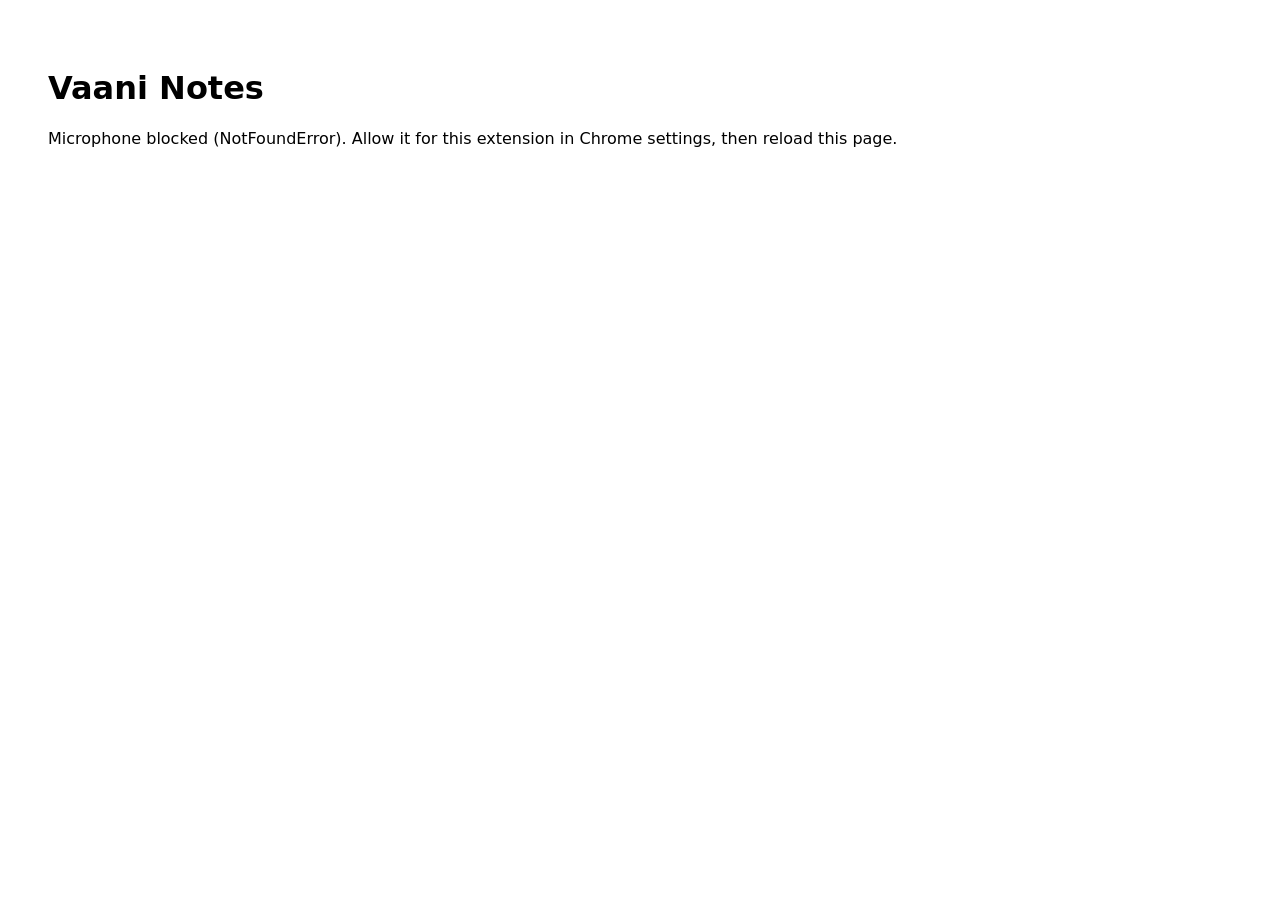
<file: extension/permission.html>
<!doctype html>
<html lang="en">
<head><meta charset="utf-8"><title>Vaani Notes · Microphone</title></head>
<body style="font: 16px system-ui; padding: 40px">
  <h1>Vaani Notes</h1>
  <p id="msg">Asking for microphone access…</p>
  <script src="permission.js"></script>
</body>
</html>
</file>
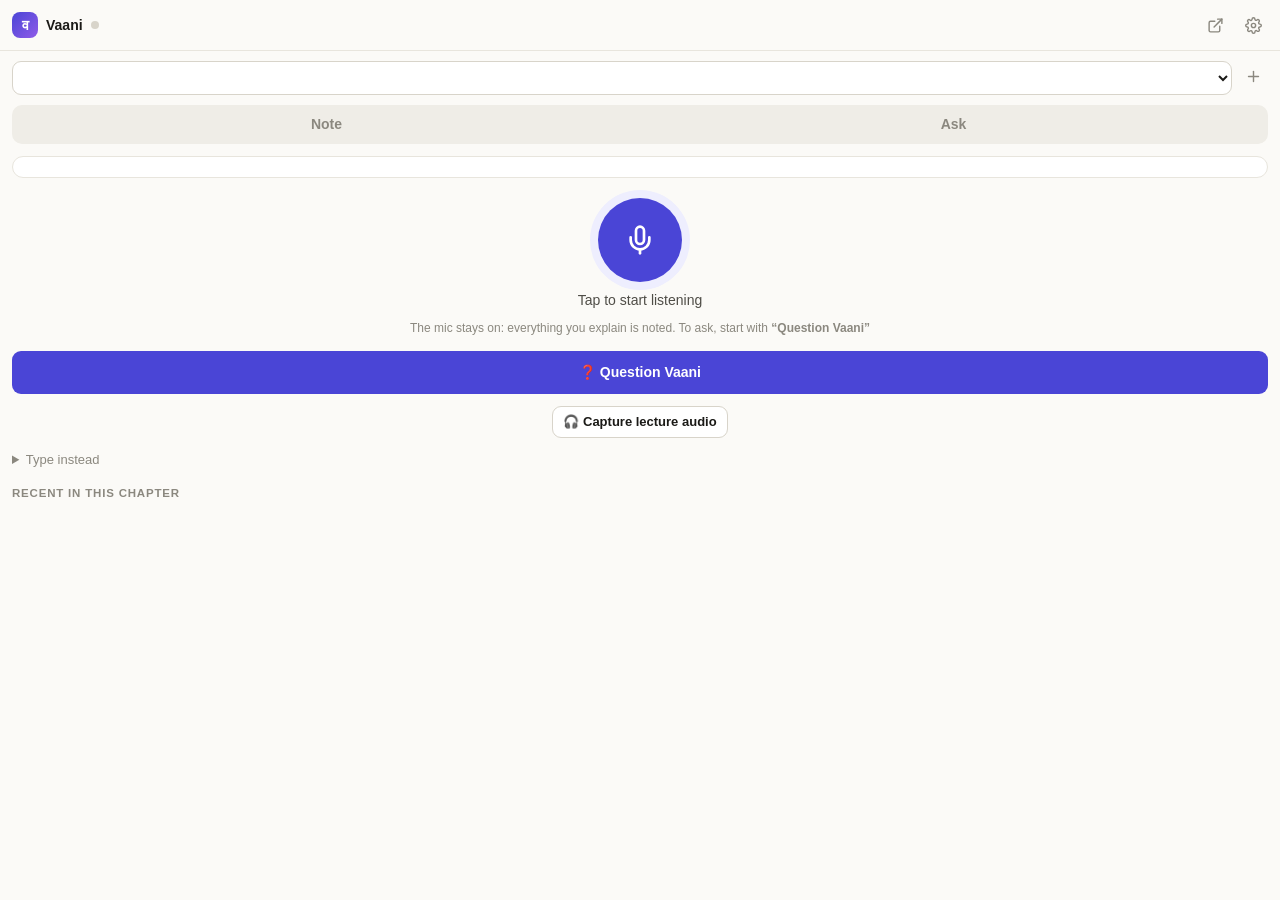
<file: extension/sidepanel.html>
<!doctype html>
<html lang="en">
<head>
  <meta charset="utf-8">
  <title>Vaani Notes</title>
  <link rel="stylesheet" href="sidepanel.css">
</head>
<body>
  <header class="top">
    <span class="logo" aria-hidden="true">व</span>
    <b>Vaani</b>
    <span id="conn" class="conn" title="Checking server…"></span>
    <span class="grow"></span>
    <a id="open-dash" class="icon-btn" title="Open dashboard" target="_blank" data-ic="external"></a>
    <button id="settings-btn" class="icon-btn" title="Settings" data-ic="gear"></button>
  </header>

  <div id="notice" class="notice" hidden role="alert"></div>

  <section id="settings" class="settings" hidden>
    <label>Server<input id="api" placeholder="http://localhost:8000" spellcheck="false"></label>
    <label>Reply in
      <select id="lang">
        <option value="">My language</option>
        <option>English</option><option>Hindi</option>
        <option value="Hinglish (Hindi in Latin script mixed with English)">Hinglish</option>
        <option>Bengali</option><option>Tamil</option><option>Telugu</option><option>Marathi</option>
        <option>Kannada</option><option>Malayalam</option><option>Gujarati</option><option>Punjabi</option>
        <option>Odia</option><option>Assamese</option><option>Urdu</option>
      </select>
    </label>
    <p class="hint">Shortcuts: <kbd>Alt+Shift+N</kbd> open · <kbd>Alt+Shift+R</kbd> listen · <kbd>Alt+Shift+L</kbd> capture lecture. Change them at chrome://extensions/shortcuts</p>
  </section>

  <div class="chapter-row">
    <select id="chapter" aria-label="Chapter"></select>
    <button id="new-chapter-btn" class="icon-btn" title="New chapter" data-ic="plus"></button>
  </div>
  <form id="new-chapter" class="new-chapter" hidden>
    <select id="nc-subject" aria-label="Subject"></select>
    <input id="nc-subject-name" placeholder="New subject, e.g. Polity" hidden>
    <input id="nc-name" placeholder="Chapter name, e.g. Fundamental Rights" required>
    <div class="row"><button type="button" class="btn ghost" id="nc-cancel">Cancel</button><button class="btn primary">Create chapter</button></div>
  </form>

  <div id="convo" class="convo" hidden>
    <span class="live-dot"></span><span>Follow-up? Start with “Question Vaani”</span>
    <button class="btn sm" id="end-convo">Back to notes</button>
  </div>

  <nav class="tabs" role="tablist">
    <button data-tab="note" role="tab">Note</button>
    <button data-tab="ask" role="tab">Ask</button>
  </nav>

  <main id="tab-note" class="pane">
    <div id="context" class="context"></div>
    <div class="recorder">
      <button id="mic" class="mic-big" title="Start / stop listening (Alt+Shift+R)" data-ic="mic"></button>
      <div id="rec-status" class="rec-status">Tap to start listening</div>
      <div class="hint">The mic stays on: everything you explain is noted. To ask, start with <b>“Question Vaani”</b></div>
      <button id="qv-btn" class="btn primary qv-btn" title="Pause the video and ask Vaani a question (Esc cancels)">❓ Question Vaani</button>
      <button id="lecture-btn" class="btn sm lecture-btn" title="Turn the lecture playing in this tab into notes (or press Alt+Shift+L on the lecture tab)">🎧 Capture lecture audio</button>
      <div id="lecture-status" class="hint" hidden></div>
    </div>
    <details class="type-note">
      <summary>Type instead</summary>
      <form id="type-form"><textarea name="text" rows="3" placeholder="Any language, mix English freely…" required></textarea>
        <button class="btn primary sm">Save note</button></form>
    </details>
    <h3 class="sec">Recent in this chapter</h3>
    <div id="recent" class="recent"></div>
  </main>

  <main id="tab-ask" class="pane" hidden>
    <div class="ask-top">
      <div class="seg" role="radiogroup" aria-label="Scope">
        <button data-scope="chapter">Chapter</button><button data-scope="subject">Subject</button><button data-scope="all">All</button>
      </div>
      <div class="quick">
        <button class="btn sm" data-intent="summary">Summary</button>
        <button class="btn sm" data-intent="flashcards">Flashcards</button>
        <button class="btn sm" data-intent="quiz">Quiz</button>
      </div>
    </div>
    <div id="thread" class="thread" aria-live="polite">
      <p class="muted hint-ask">Ask in any language. Answers come from your own notes.</p>
    </div>
    <form id="ask-form" class="composer">
      <textarea id="q" rows="1" placeholder="Ask your notes…" aria-label="Question"></textarea>
      <button type="button" id="ask-mic" class="round" title="Ask by voice" data-ic="mic"></button>
      <button class="round send" title="Send" data-ic="send"></button>
    </form>
  </main>

  <script src="listen.js"></script>
  <script src="sidepanel.js"></script>
</body>
</html>
</file>
<file: extension/sidepanel.css>
:root {
  --bg: #fbfaf7; --card: #fff; --fg: #1b1a17; --fg2: #4f4d47; --muted: #8b887f; --line: #e8e5dd; --line2: #d8d4ca;
  --hover: #efede7; --accent: #4a45d6; --accent-soft: #eeeefe; --accent-line: #c9c7f7; --rec: #e5484d;
  --ok: #26915a; --ok-soft: #e7f5ec; --warn: #a3600b; --warn-soft: #fcf2df; --bad: #d4343a; --bad-soft: #fcebeb;
  --shadow: 0 1px 2px rgba(25, 22, 15, .05), 0 3px 10px rgba(25, 22, 15, .04);
  color-scheme: light;
}
@media (prefers-color-scheme: dark) {
  :root {
    --bg: #1a1a18; --card: #201f1d; --fg: #ecebe6; --fg2: #c2c0b9; --muted: #8e8c85; --line: #2c2b28; --line2: #3a3935;
    --hover: #262522; --accent: #8b87ff; --accent-soft: #25244a; --accent-line: #3e3b80; --rec: #ff6369;
    --ok: #4cc38a; --ok-soft: #16301f; --warn: #f1a10d; --warn-soft: #33270f; --bad: #ff6369; --bad-soft: #3a1a1b;
    --shadow: 0 1px 2px rgba(0, 0, 0, .3); color-scheme: dark;
  }
}
* { box-sizing: border-box; }
html, body { height: 100%; margin: 0; }
body {
  display: flex; flex-direction: column; background: var(--bg); color: var(--fg);
  font: 14px/1.5 ui-sans-serif, -apple-system, BlinkMacSystemFont, "Segoe UI", "Noto Sans", "Noto Sans Devanagari", sans-serif;
}
button, input, select, textarea { font: inherit; color: inherit; }
button { cursor: pointer; }
:focus-visible { outline: 2px solid var(--accent); outline-offset: 2px; }
[hidden] { display: none !important; }
.ic { width: 18px; height: 18px; flex: none; }
.muted { color: var(--muted); }
kbd { font: 600 11px ui-monospace, monospace; padding: 1px 5px; border: 1px solid var(--line2); border-radius: 5px; background: var(--card); }

.btn { display: inline-flex; align-items: center; justify-content: center; gap: 6px; padding: 7px 12px; border: 1px solid var(--line2); border-radius: 9px; background: var(--card); font-weight: 550; }
.btn:hover { background: var(--hover); }
.btn.primary { background: var(--accent); border-color: transparent; color: #fff; }
.btn.ghost { background: transparent; border-color: transparent; }
.btn.sm { padding: 5px 10px; font-size: 13px; }
.icon-btn { display: inline-grid; place-items: center; width: 30px; height: 30px; flex: none; border: 0; border-radius: 8px; background: transparent; color: var(--muted); }
.icon-btn:hover { background: var(--hover); color: var(--fg); }
.icon-btn .ic { width: 17px; height: 17px; }
input, select, textarea { width: 100%; padding: 7px 9px; border: 1px solid var(--line2); border-radius: 9px; background: var(--card); }
input:focus, select:focus, textarea:focus { border-color: var(--accent); outline: none; box-shadow: 0 0 0 3px var(--accent-soft); }

/* header */
.top { display: flex; align-items: center; gap: 8px; padding: 10px 12px; border-bottom: 1px solid var(--line); }
.logo { display: grid; place-items: center; width: 26px; height: 26px; border-radius: 8px; background: linear-gradient(135deg, var(--accent), #8f5be8); color: #fff; font-weight: 700; }
.grow { flex: 1; }
.conn { width: 8px; height: 8px; border-radius: 50%; background: var(--line2); }
.conn.ok { background: var(--ok); } .conn.bad { background: var(--bad); }
.notice { margin: 10px 12px 0; padding: 8px 10px; border-radius: 9px; background: var(--warn-soft); color: var(--warn); font-size: 13px; }
.settings { display: grid; gap: 8px; padding: 12px; border-bottom: 1px solid var(--line); background: var(--card); }
.settings label { display: grid; gap: 3px; font-size: 12px; font-weight: 600; color: var(--muted); }
.hint { margin: 0; font-size: 12px; color: var(--muted); }

.chapter-row { display: flex; gap: 6px; padding: 10px 12px 0; }
.chapter-row select { font-weight: 600; }
.new-chapter { display: grid; gap: 6px; margin: 8px 12px 0; padding: 10px; border: 1px solid var(--accent-line); border-radius: 12px; background: var(--card); }
.row { display: flex; justify-content: flex-end; gap: 6px; }

.tabs { display: flex; gap: 4px; margin: 10px 12px 0; padding: 3px; border-radius: 10px; background: var(--hover); }
.tabs button { flex: 1; padding: 6px; border: 0; border-radius: 8px; background: transparent; font-weight: 600; color: var(--muted); }
.tabs button.active { background: var(--card); color: var(--fg); box-shadow: var(--shadow); }
.pane { flex: 1; min-height: 0; overflow-y: auto; padding: 12px; }

/* note tab */
.context { display: grid; gap: 6px; padding: 10px 12px; border: 1px solid var(--line); border-radius: 12px; background: var(--card); font-size: 13px; }
.ctx-title { display: flex; align-items: center; gap: 6px; font-weight: 600; min-width: 0; }
.ctx-title span { overflow: hidden; text-overflow: ellipsis; white-space: nowrap; }
.ctx-title .ic { width: 15px; height: 15px; color: var(--muted); }
.pill { flex: none; padding: 1px 7px; border-radius: 99px; background: var(--accent-soft); color: var(--accent); font-size: 11.5px; font-weight: 650; }
.sel { display: flex; gap: 8px; align-items: flex-start; color: var(--fg2); }
.sel input { width: auto; margin-top: 3px; }
.sel q { display: -webkit-box; -webkit-line-clamp: 3; -webkit-box-orient: vertical; overflow: hidden; font-style: italic; }
.recorder { display: grid; justify-items: center; gap: 8px; padding: 20px 0 12px; }
.mic-big {
  display: grid; place-items: center; width: 84px; height: 84px; border: 0; border-radius: 50%; background: var(--accent); color: #fff;
  box-shadow: 0 0 0 8px var(--accent-soft); transition: transform .1s, background .15s;
}
.mic-big:hover { transform: scale(1.04); }
.mic-big .ic { width: 32px; height: 32px; }
.mic-big.recording { background: var(--rec); animation: pulse 1.2s infinite; }
.mic-big:disabled { opacity: .5; cursor: not-allowed; }
@keyframes pulse { 0% { box-shadow: 0 0 0 0 rgba(229, 72, 77, .55); } 100% { box-shadow: 0 0 0 16px rgba(229, 72, 77, 0); } }
.rec-status { min-height: 21px; text-align: center; color: var(--fg2); font-variant-numeric: tabular-nums; }
.qv-btn { width: 100%; margin-top: 6px; padding: 10px; font-size: 14px; }
.qv-btn.recording { background: var(--rec); animation: pulse 1.2s infinite; }
.qv-btn.sending { opacity: .7; cursor: progress; }
.lecture-btn { margin-top: 4px; }
.lecture-btn.on { background: var(--accent-soft); border-color: var(--accent); color: var(--accent); }
.type-note { margin-bottom: 6px; font-size: 13px; }
.type-note summary { cursor: pointer; color: var(--muted); width: fit-content; }
.type-note form { display: grid; gap: 6px; margin-top: 6px; justify-items: end; }
.sec { margin: 16px 0 8px; font-size: 11.5px; letter-spacing: .07em; text-transform: uppercase; color: var(--muted); }
.recent { display: grid; gap: 8px; }
.empty { padding: 14px; border: 1px dashed var(--line2); border-radius: 12px; text-align: center; font-size: 13px; color: var(--muted); }
.note { padding: 10px 12px; border: 1px solid var(--line); border-radius: 12px; background: var(--card); box-shadow: var(--shadow); font-size: 13px; }
.note h4 { margin: 0 0 4px; font-size: 14px; }
.note ul { margin: 4px 0 0; padding-left: 16px; color: var(--fg2); }
.note li::marker { color: var(--accent); }
.topic-chip { display: inline-block; margin-bottom: 4px; font-size: 11px; font-weight: 650; color: var(--accent); }
.flag { margin-top: 6px; padding: 5px 8px; border-radius: 8px; background: var(--warn-soft); color: var(--warn); }
.note.pending { border-style: dashed; border-color: var(--accent-line); }
.note.failed { border-color: var(--bad); background: var(--bad-soft); }
.note.flash { animation: flash 2s ease-out; }
@keyframes flash { 0%, 30% { border-color: var(--accent); box-shadow: 0 0 0 3px var(--accent-soft); } }
.steps { margin: 0; padding: 0; list-style: none; }
.steps li { display: flex; align-items: center; gap: 7px; padding: 1px 0; color: var(--muted); }
.steps li::before { content: ""; width: 8px; height: 8px; border: 2px solid var(--line2); border-radius: 50%; }
.steps li.done { color: var(--fg2); } .steps li.done::before { border-color: var(--ok); background: var(--ok); }
.steps li.active { color: var(--accent); font-weight: 600; }
.steps li.active::before { border-color: var(--accent); border-top-color: transparent; animation: spin .8s linear infinite; }
@keyframes spin { to { transform: rotate(360deg); } }
.said { margin: 6px 0 0; color: var(--fg2); font-style: italic; }
.note .row { justify-content: flex-start; margin-top: 8px; }

.convo { display: flex; align-items: center; gap: 8px; margin: 10px 12px 0; padding: 7px 9px; border: 1px solid var(--accent-line); border-radius: 11px; background: var(--accent-soft); font-size: 12px; color: var(--accent); }
.convo span:nth-child(2) { flex: 1; }
.live-dot { width: 7px; height: 7px; flex: none; border-radius: 50%; background: var(--accent); animation: blink 1.4s infinite; }
@keyframes blink { 50% { opacity: .3; } }
.tutor-tag { margin-bottom: 3px; font-size: 10.5px; font-weight: 700; letter-spacing: .06em; text-transform: uppercase; color: var(--accent); }
.steps-used { margin-top: 8px; font-size: 11.5px; color: var(--muted); }
.sources { display: flex; flex-wrap: wrap; gap: 5px; margin-top: 6px; }
.src-chip { max-width: 100%; overflow: hidden; padding: 2px 9px; border: 1px solid var(--line2); border-radius: 99px; font-size: 11.5px; color: var(--fg2); text-decoration: none; text-overflow: ellipsis; white-space: nowrap; }
.src-chip:hover { border-color: var(--accent); color: var(--accent); }

/* ask tab */
#tab-ask { display: flex; flex-direction: column; padding: 0; overflow: hidden; }
.ask-top { padding: 12px 12px 8px; border-bottom: 1px solid var(--line); }
.seg { display: flex; padding: 3px; border-radius: 9px; background: var(--hover); }
.seg button { flex: 1; padding: 4px; border: 0; border-radius: 7px; background: transparent; font-size: 12.5px; font-weight: 550; color: var(--muted); }
.seg button.active { background: var(--card); color: var(--fg); box-shadow: var(--shadow); }
.quick { display: grid; grid-template-columns: repeat(3, 1fr); gap: 6px; margin-top: 8px; }
.thread { flex: 1; overflow-y: auto; padding: 12px; }
.hint-ask { margin: 8px 0; font-size: 13px; }
.turn { margin-bottom: 14px; }
.bubble { width: fit-content; max-width: 90%; margin-left: auto; padding: 6px 11px; border-radius: 14px 14px 4px 14px; background: var(--accent); color: #fff; white-space: pre-wrap; }
.reply { margin-top: 6px; padding: 10px 12px; border: 1px solid var(--line); border-radius: 4px 14px 14px 14px; background: var(--card); font-size: 13.5px; }
.reply .err { color: var(--bad); }
.scope-chip { margin-bottom: 6px; font-size: 11px; font-weight: 600; color: var(--muted); }
.prose p { margin: 0 0 6px; } .prose h4 { margin: 8px 0 2px; font-size: 13px; } .prose ul { margin: 0 0 6px; padding-left: 16px; }
.outside { margin-top: 8px; padding: 8px 10px; border-radius: 9px; background: var(--hover); color: var(--fg2); }
.label { display: block; font-size: 10.5px; font-weight: 700; letter-spacing: .07em; text-transform: uppercase; color: var(--muted); }
.typing { display: inline-flex; gap: 4px; } .typing i { width: 6px; height: 6px; border-radius: 50%; background: var(--muted); animation: bounce 1s infinite; }
.typing i:nth-child(2) { animation-delay: .15s; } .typing i:nth-child(3) { animation-delay: .3s; }
@keyframes bounce { 30% { transform: translateY(-3px); opacity: 1; } 0%, 60%, 100% { opacity: .35; } }
.fc { height: 170px; perspective: 900px; cursor: pointer; } .fc:not(.active) { display: none; }
.fc-inner { position: relative; height: 100%; transition: transform .45s; transform-style: preserve-3d; }
.fc.flipped .fc-inner { transform: rotateY(180deg); }
.fc-face { position: absolute; inset: 0; display: grid; place-items: center; padding: 14px; overflow: auto; border: 1px solid var(--line); border-radius: 12px; background: var(--bg); text-align: center; backface-visibility: hidden; -webkit-backface-visibility: hidden; }
.fc-face.front { font-weight: 600; } .fc-face.back { transform: rotateY(180deg); background: var(--accent-soft); }
.deck-nav { display: flex; align-items: center; justify-content: space-between; margin-top: 6px; font-size: 12.5px; color: var(--muted); }
.score { margin-bottom: 6px; font-size: 12px; font-weight: 650; color: var(--accent); }
.qq { padding: 8px 0; border-top: 1px solid var(--line); } .qq:first-of-type { border-top: 0; }
.qq p { margin: 0 0 6px; font-weight: 600; }
.opt { display: block; width: 100%; margin: 4px 0; padding: 6px 10px; border: 1px solid var(--line2); border-radius: 9px; background: transparent; text-align: left; font-size: 13px; }
.qq.done .opt { pointer-events: none; opacity: .6; }
.qq.done .opt.right { border-color: var(--ok); background: var(--ok-soft); color: var(--ok); opacity: 1; font-weight: 600; }
.qq.done .opt.wrong { border-color: var(--bad); background: var(--bad-soft); color: var(--bad); opacity: 1; }
.explain { margin-top: 6px; padding: 6px 8px; border-radius: 8px; background: var(--hover); font-size: 12.5px; color: var(--fg2); }
.composer { display: flex; align-items: flex-end; gap: 6px; margin: 0 10px 10px; padding: 6px 6px 6px 12px; border: 1px solid var(--line2); border-radius: 16px; background: var(--card); }
.composer:focus-within { border-color: var(--accent); }
.composer textarea { flex: 1; max-height: 120px; padding: 6px 0; border: 0; resize: none; box-shadow: none; background: transparent; }
.round { display: grid; place-items: center; width: 34px; height: 34px; flex: none; border: 0; border-radius: 50%; background: var(--hover); color: var(--fg2); }
.round.send { background: var(--accent); color: #fff; }
.round.recording { background: var(--rec); color: #fff; animation: pulse 1.2s infinite; }
.round .ic { width: 16px; height: 16px; }
@media (prefers-reduced-motion: reduce) { *, *::before { animation: none !important; transition: none !important; } }
</file>
